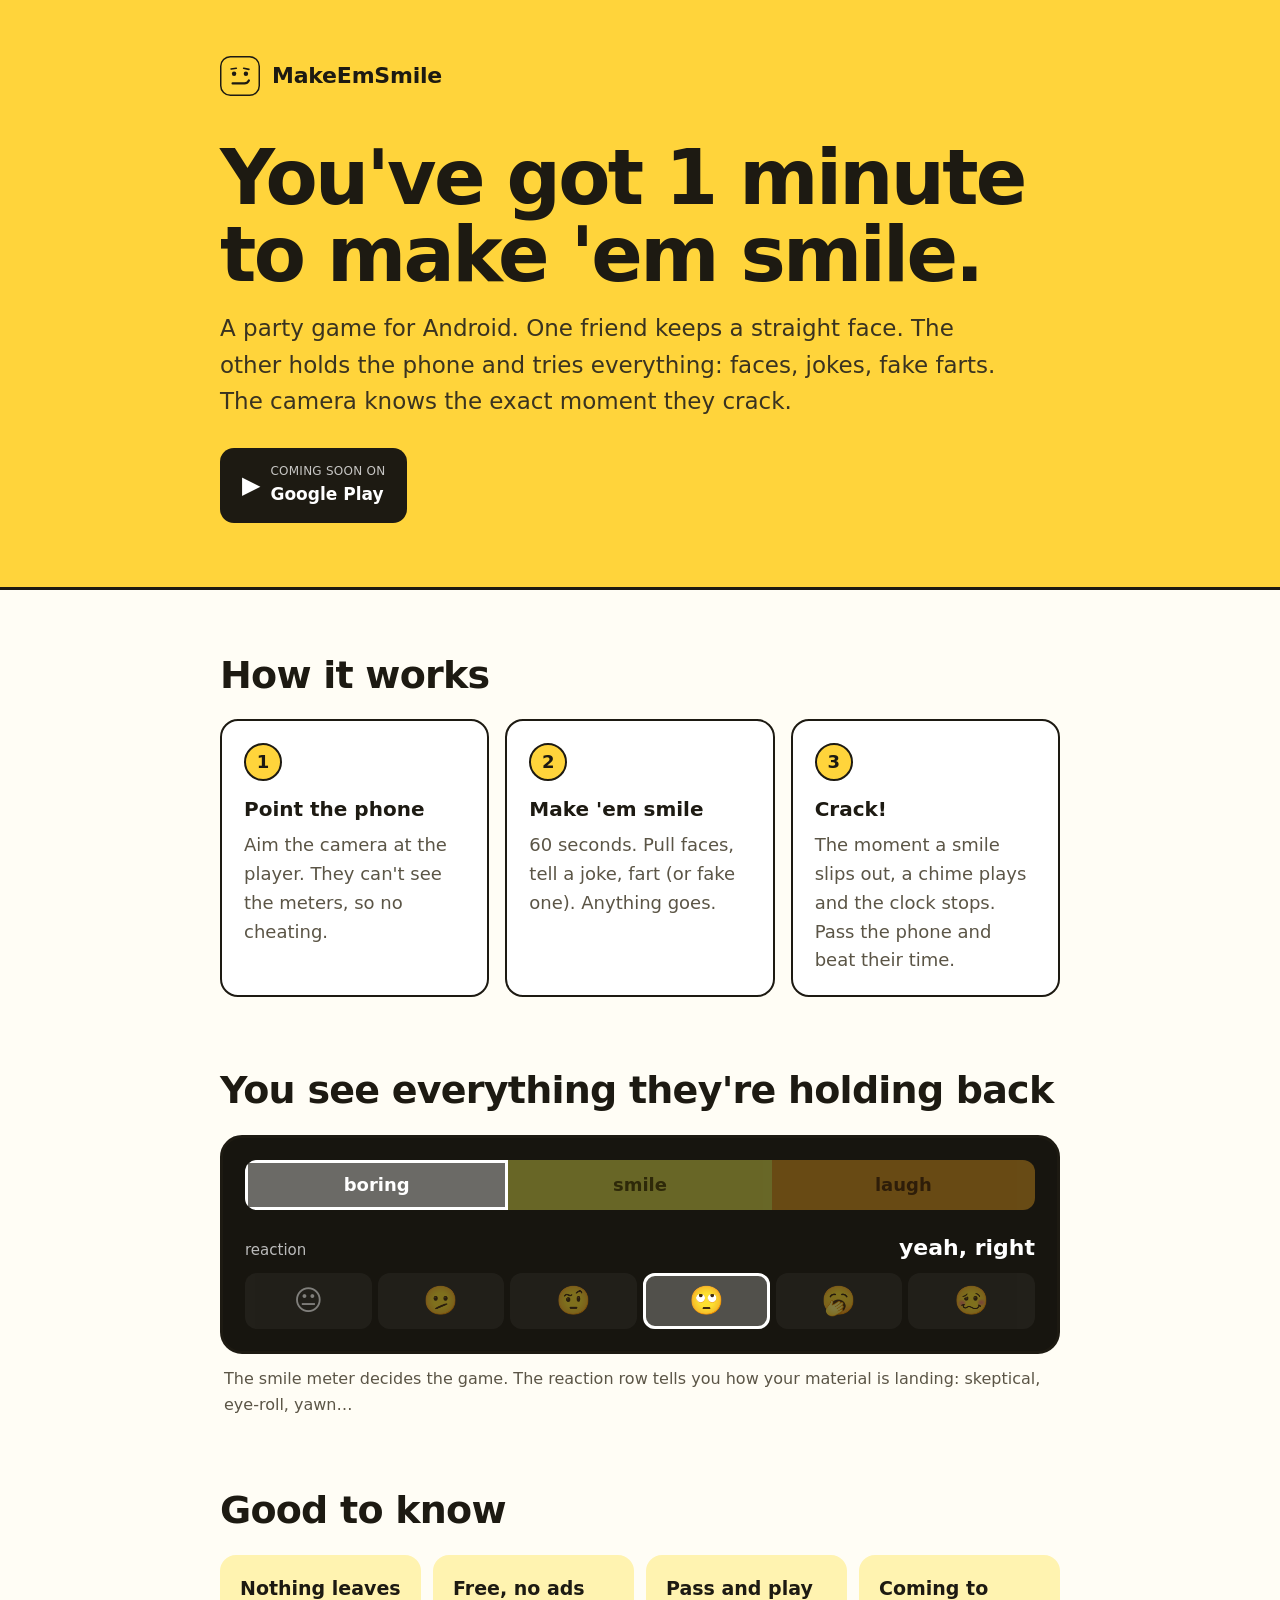
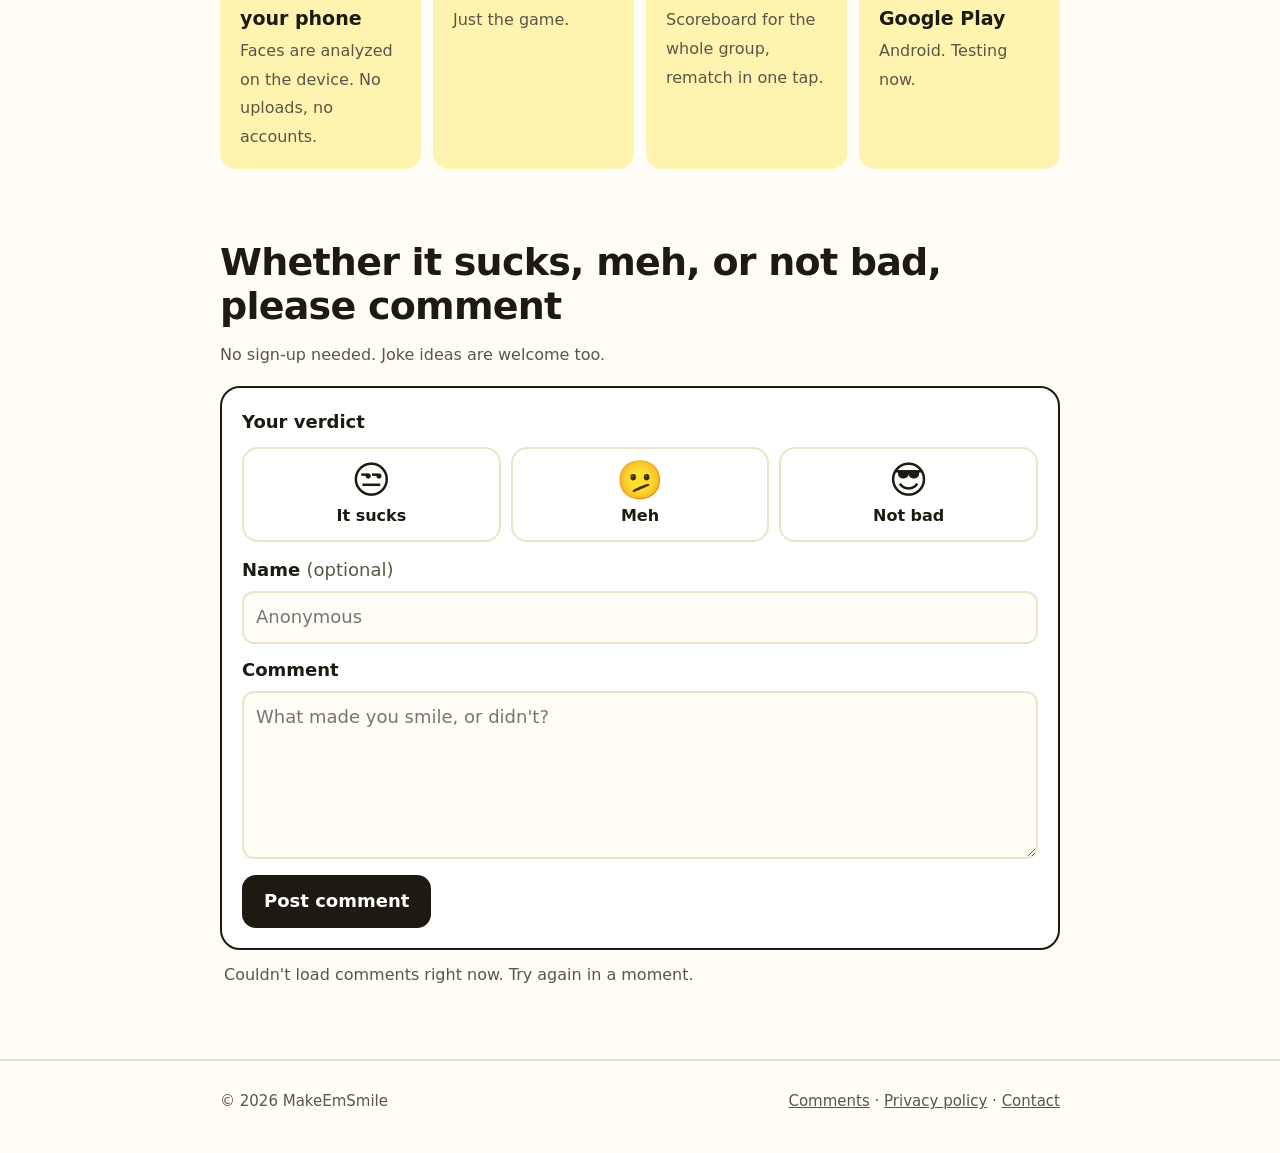
<file: index.html>
<!doctype html>
<html lang="en">
<head>
  <meta charset="utf-8">
  <meta name="viewport" content="width=device-width, initial-scale=1">
  <title>MakeEmSmile: you've got 1 minute to make 'em smile</title>
  <meta name="description" content="A party game for Android. A friend holds the phone and has one minute to make you smile. The camera knows the moment you crack.">
  <meta property="og:title" content="MakeEmSmile">
  <meta property="og:description" content="You've got 1 minute to make 'em smile. The camera knows the moment they crack.">
  <meta property="og:image" content="https://makeemsmile.app/og-image.png">
  <meta property="og:url" content="https://makeemsmile.app/">
  <meta name="twitter:card" content="summary_large_image">
  <meta name="theme-color" content="#ffd43b">
  <link rel="icon" href="/favicon.svg" type="image/svg+xml">
  <link rel="apple-touch-icon" href="/apple-touch-icon.png">
  <link rel="stylesheet" href="/style.css?v=3">
</head>
<body>
  <header class="hero">
    <div class="wrap">
      <a class="logo" href="/"><img class="face" src="/favicon.svg" alt="" width="40" height="40">MakeEmSmile</a>
      <h1>You've got 1 minute to make 'em smile.</h1>
      <p class="lead">A party game for Android. One friend keeps a straight face. The other holds the phone and tries everything: faces, jokes, fake farts. The camera knows the exact moment they crack.</p>
      <a class="badge" href="#get-it"><span class="play">▶</span><span><small>COMING SOON ON</small>Google Play</span></a>
    </div>
  </header>

  <main>
    <section class="wrap">
      <h2>How it works</h2>
      <ol class="steps">
        <li><h3>Point the phone</h3><p>Aim the camera at the player. They can't see the meters, so no cheating.</p></li>
        <li><h3>Make 'em smile</h3><p>60 seconds. Pull faces, tell a joke, fart (or fake one). Anything goes.</p></li>
        <li><h3>Crack!</h3><p>The moment a smile slips out, a chime plays and the clock stops. Pass the phone and beat their time.</p></li>
      </ol>
    </section>

    <section class="wrap">
      <h2>You see everything they're holding back</h2>
      <div class="meter" aria-label="Example of the in-game meters">
        <div class="bar"><span class="b">boring</span><span class="s">smile</span><span class="l">laugh</span></div>
        <div class="react-head"><span>reaction</span><strong>yeah, right</strong></div>
        <div class="emojis">
          <span>😐</span><span>🫤</span><span>🤨</span><span class="on">🙄</span><span>🥱</span><span>🥴</span>
        </div>
      </div>
      <p class="caption">The smile meter decides the game. The reaction row tells you how your material is landing: skeptical, eye-roll, yawn…</p>
    </section>

    <section class="wrap" id="get-it">
      <h2>Good to know</h2>
      <div class="facts">
        <div class="fact"><strong>Nothing leaves your phone</strong><span>Faces are analyzed on the device. No uploads, no accounts.</span></div>
        <div class="fact"><strong>Free, no ads</strong><span>Just the game.</span></div>
        <div class="fact"><strong>Pass and play</strong><span>Scoreboard for the whole group, rematch in one tap.</span></div>
        <div class="fact"><strong>Coming to Google Play</strong><span>Android. Testing now.</span></div>
      </div>
    </section>

    <!-- Comments. The data-api link is the Google Apps Script web app (ends in /exec). -->
    <section class="wrap" id="comments" data-api="https://script.google.com/macros/s/AKfycbzPZczwHnDds8K9BCHc-tvMyIBIgN2KjBHqx41k2qn3F754qS2wrfbFpDPcGqp_otEtnQ/exec">
      <h2>Whether it sucks, meh, or not bad, please comment</h2>
      <p class="caption" style="margin:-8px 0 18px">No sign-up needed. Joke ideas are welcome too.</p>

      <form class="cform" id="cform" novalidate>
        <fieldset class="verdicts">
          <legend>Your verdict</legend>
          <label class="verdict"><input type="radio" name="verdict" value="sucks"><span class="em">😒</span>It sucks</label>
          <label class="verdict"><input type="radio" name="verdict" value="meh"><span class="em">🫤</span>Meh</label>
          <label class="verdict"><input type="radio" name="verdict" value="notbad"><span class="em">😎</span>Not bad</label>
        </fieldset>
        <label class="field">Name <span class="opt">(optional)</span>
          <input type="text" name="name" maxlength="40" autocomplete="nickname" placeholder="Anonymous">
        </label>
        <label class="field">Comment
          <textarea name="comment" maxlength="1000" rows="5" placeholder="What made you smile, or didn't?"></textarea>
        </label>
        <!-- Spam-bot trap: invisible to people, even without the stylesheet. -->
        <div aria-hidden="true" style="position:absolute;left:-9999px;top:auto;width:1px;height:1px;overflow:hidden">
          <input type="text" name="website" tabindex="-1" autocomplete="off">
        </div>
        <div class="form-row">
          <button type="submit" class="send">Post comment</button>
          <span class="msg" id="cmsg" role="status"></span>
        </div>
      </form>

      <div class="tally" id="tally" hidden></div>
      <ol class="clist" id="clist" aria-live="polite"></ol>
      <p class="caption" id="cstate"></p>
    </section>
  </main>

  <footer>
    <div class="wrap">
      <span>© 2026 MakeEmSmile</span>
      <span><a href="/#comments">Comments</a> · <a href="/privacy/">Privacy policy</a> · <a href="mailto:lashasadz@gmail.com">Contact</a></span>
    </div>
  </footer>
  <script src="/comments.js?v=3" defer></script>
</body>
</html>
</file>
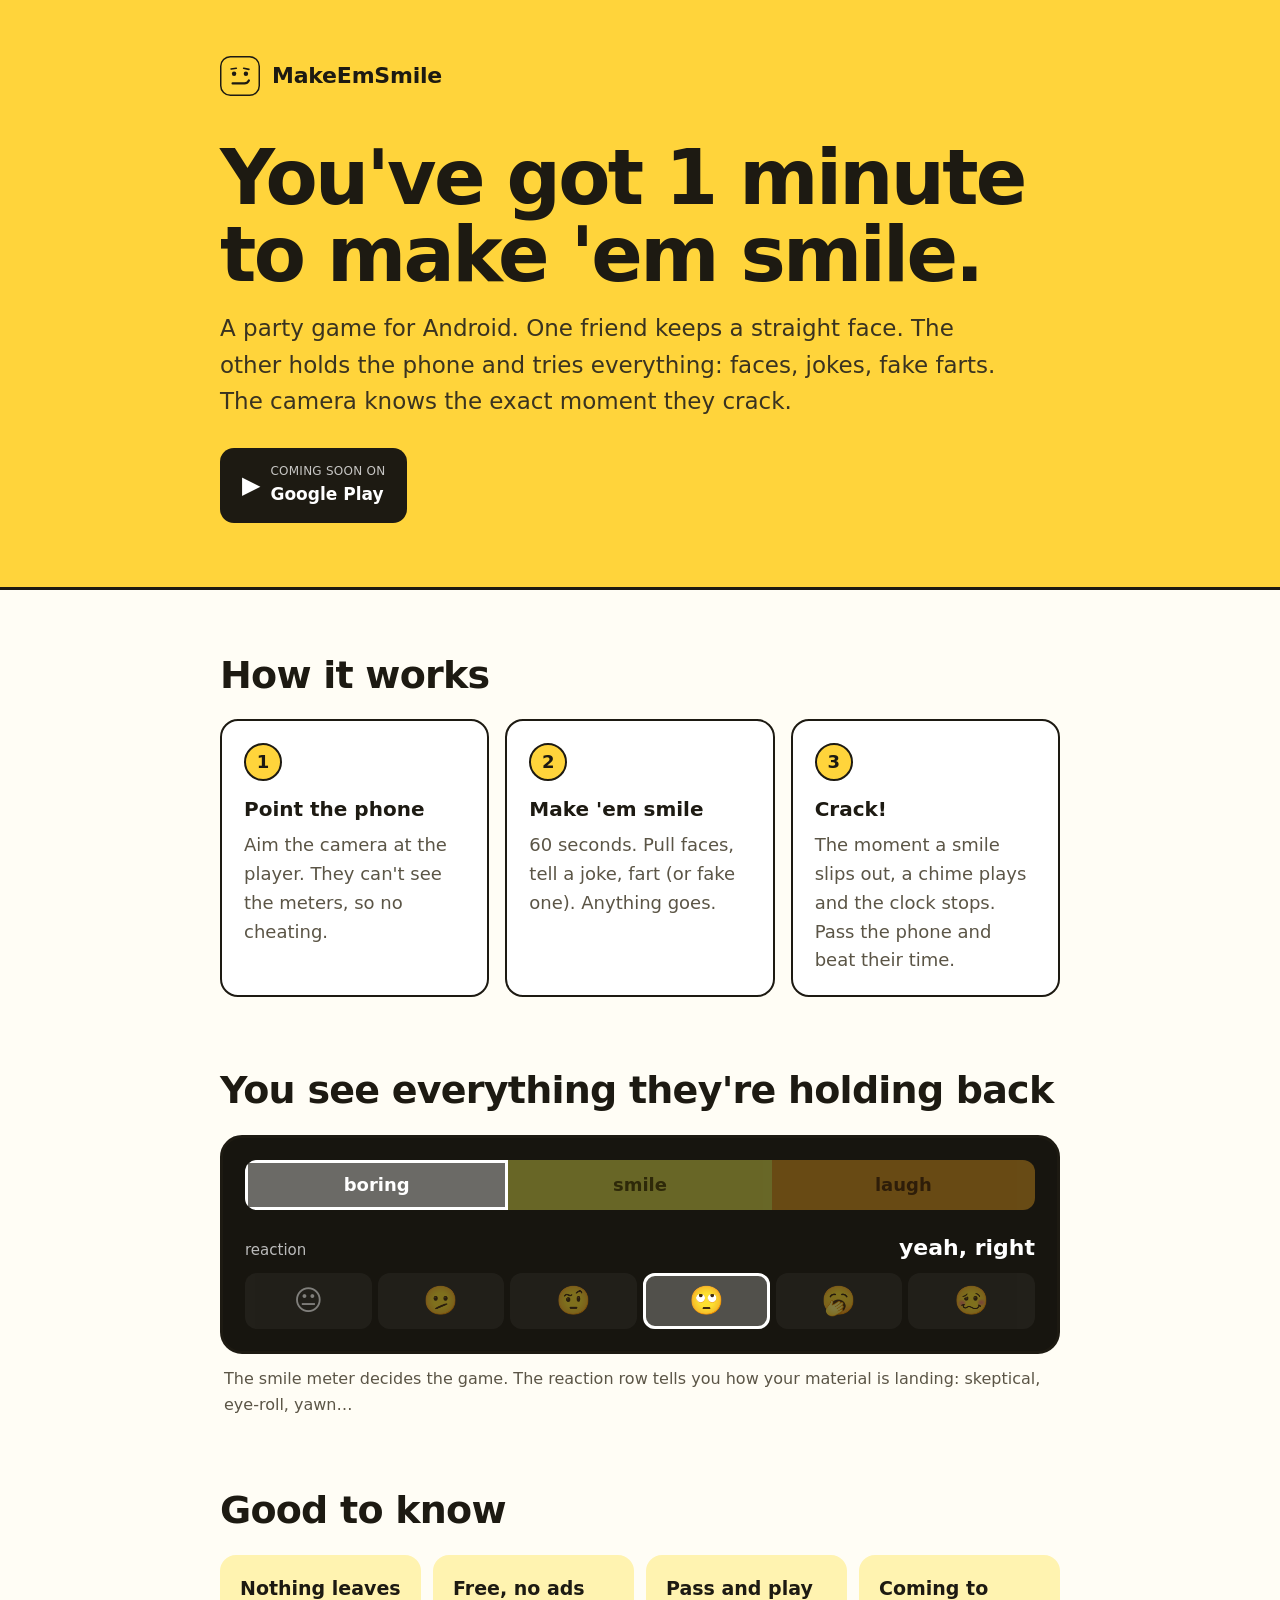
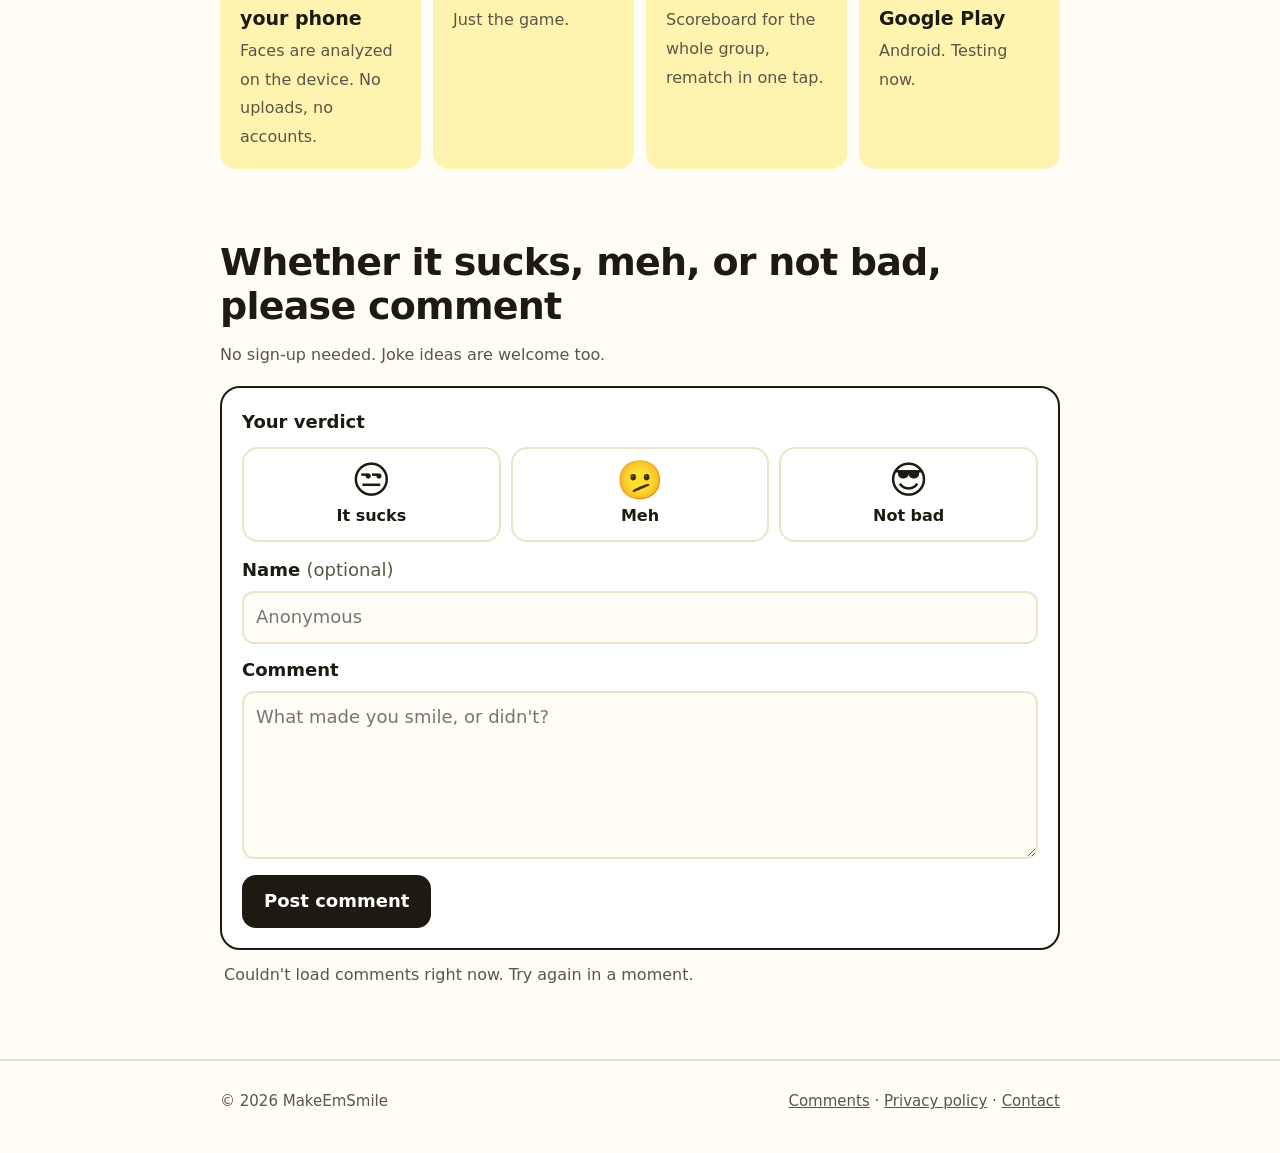
<file: feedback/index.html>
<!doctype html>
<html lang="en">
<head>
  <meta charset="utf-8">
  <meta name="viewport" content="width=device-width, initial-scale=1">
  <title>Comments · MakeEmSmile</title>
  <meta http-equiv="refresh" content="0; url=/#comments">
  <link rel="canonical" href="https://makeemsmile.app/#comments">
  <script>location.replace('/#comments');</script>
</head>
<body>
  <p><a href="/#comments">Go to the comments</a></p>
</body>
</html>
</file>
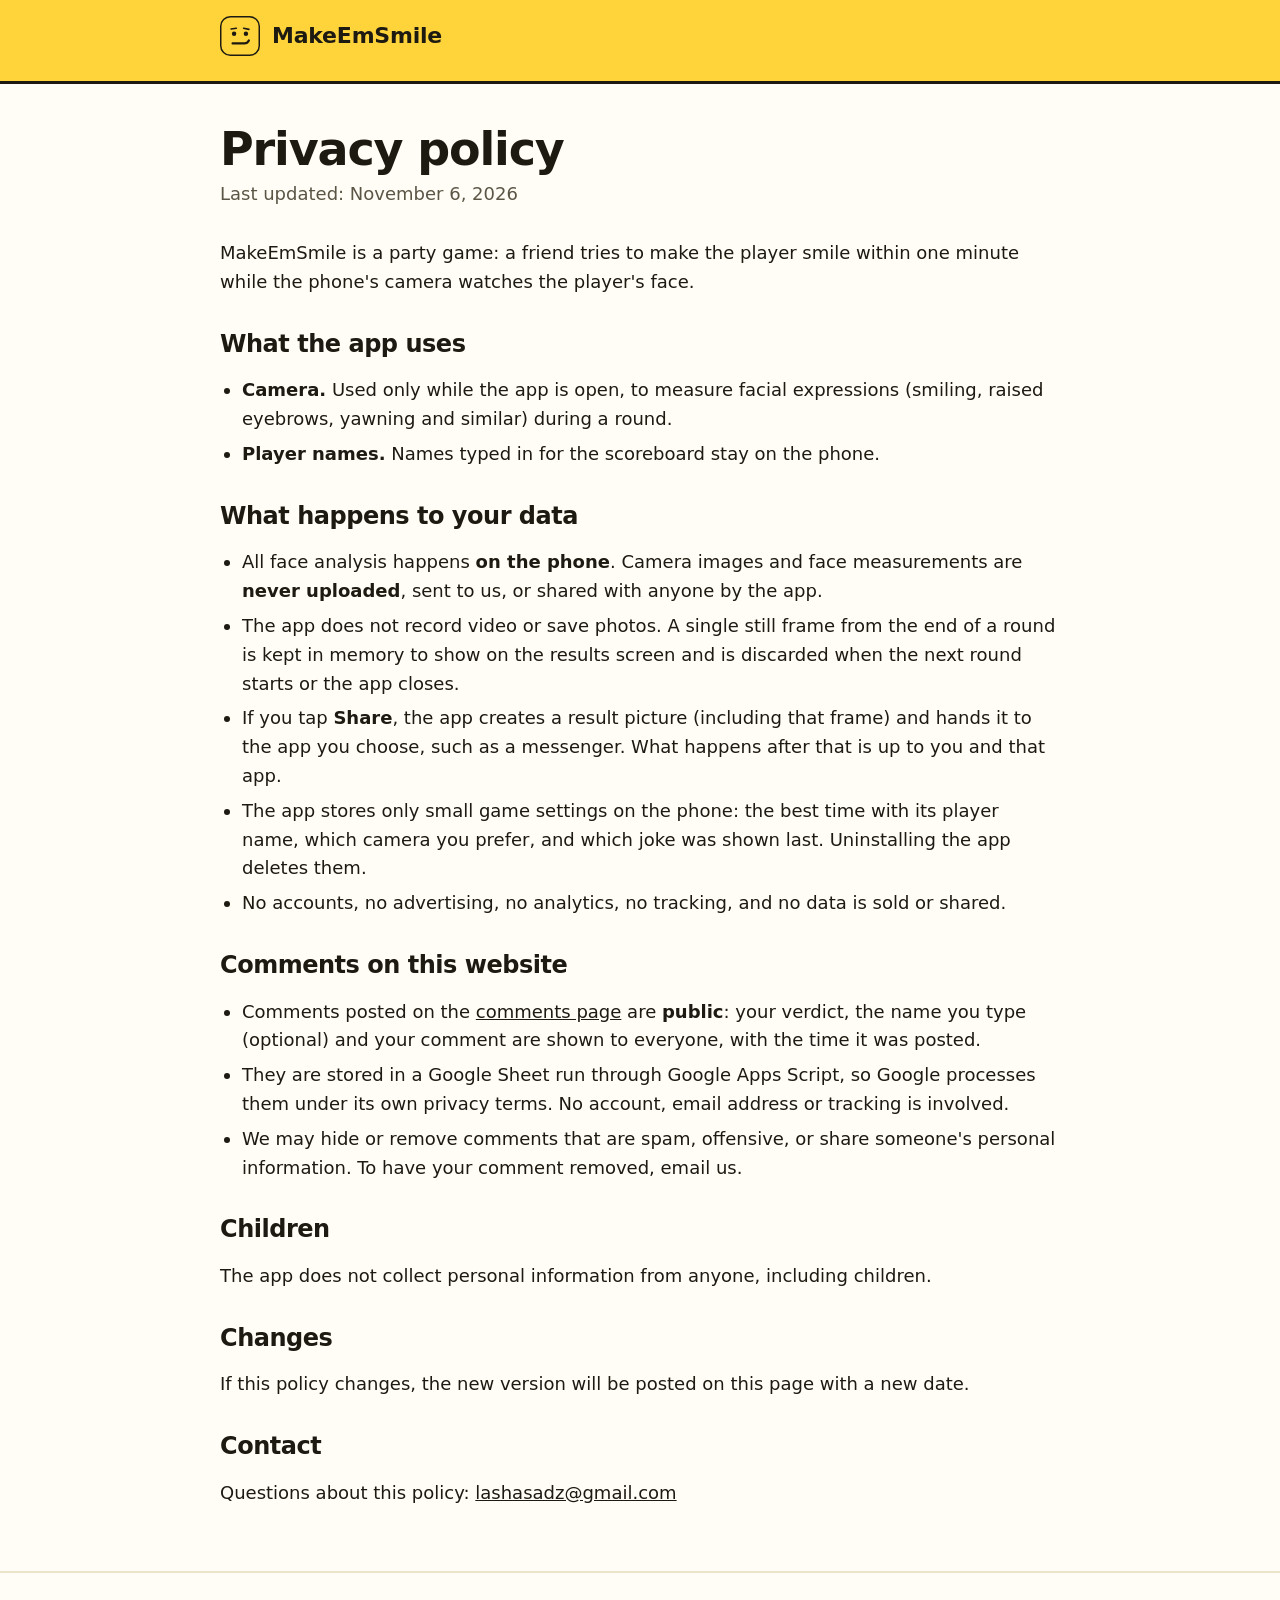
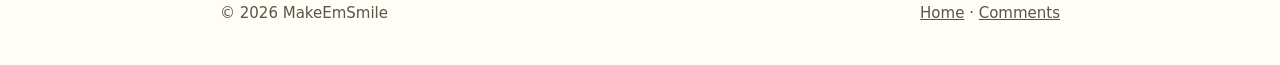
<file: privacy/index.html>
<!doctype html>
<html lang="en">
<head>
  <meta charset="utf-8">
  <meta name="viewport" content="width=device-width, initial-scale=1">
  <title>Privacy policy · MakeEmSmile</title>
  <meta name="description" content="MakeEmSmile privacy policy: all face analysis happens on your phone. Nothing is uploaded.">
  <meta name="theme-color" content="#ffd43b">
  <link rel="icon" href="/favicon.svg" type="image/svg+xml">
  <link rel="apple-touch-icon" href="/apple-touch-icon.png">
  <link rel="stylesheet" href="/style.css?v=3">
</head>
<body>
  <div class="topbar"><div class="wrap"><a class="logo" href="/"><img class="face" src="/favicon.svg" alt="" width="40" height="40">MakeEmSmile</a></div></div>
  <main class="wrap doc">
    <h1>Privacy policy</h1>
    <p class="updated">Last updated: November 6, 2026</p>

    <p>MakeEmSmile is a party game: a friend tries to make the player smile within one minute while the phone's camera watches the player's face.</p>

    <h2>What the app uses</h2>
    <ul>
      <li><strong>Camera.</strong> Used only while the app is open, to measure facial expressions (smiling, raised eyebrows, yawning and similar) during a round.</li>
      <li><strong>Player names.</strong> Names typed in for the scoreboard stay on the phone.</li>
    </ul>

    <h2>What happens to your data</h2>
    <ul>
      <li>All face analysis happens <strong>on the phone</strong>. Camera images and face measurements are <strong>never uploaded</strong>, sent to us, or shared with anyone by the app.</li>
      <li>The app does not record video or save photos. A single still frame from the end of a round is kept in memory to show on the results screen and is discarded when the next round starts or the app closes.</li>
      <li>If you tap <strong>Share</strong>, the app creates a result picture (including that frame) and hands it to the app you choose, such as a messenger. What happens after that is up to you and that app.</li>
      <li>The app stores only small game settings on the phone: the best time with its player name, which camera you prefer, and which joke was shown last. Uninstalling the app deletes them.</li>
      <li>No accounts, no advertising, no analytics, no tracking, and no data is sold or shared.</li>
    </ul>

    <h2>Comments on this website</h2>
    <ul>
      <li>Comments posted on the <a href="/#comments">comments page</a> are <strong>public</strong>: your verdict, the name you type (optional) and your comment are shown to everyone, with the time it was posted.</li>
      <li>They are stored in a Google Sheet run through Google Apps Script, so Google processes them under its own privacy terms. No account, email address or tracking is involved.</li>
      <li>We may hide or remove comments that are spam, offensive, or share someone's personal information. To have your comment removed, email us.</li>
    </ul>

    <h2>Children</h2>
    <p>The app does not collect personal information from anyone, including children.</p>

    <h2>Changes</h2>
    <p>If this policy changes, the new version will be posted on this page with a new date.</p>

    <h2>Contact</h2>
    <p>Questions about this policy: <a href="mailto:lashasadz@gmail.com">lashasadz@gmail.com</a></p>
  </main>
  <footer><div class="wrap"><span>© 2026 MakeEmSmile</span><span><a href="/">Home</a> · <a href="/#comments">Comments</a></span></div></footer>
</body>
</html>
</file>
<file: style.css>
:root {
  --yellow: #ffd43b;
  --yellow-soft: #fff3b0;
  --ink: #1d1a12;
  --ink-soft: #5b5546;
  --paper: #fffdf5;
  --card: #ffffff;
  --line: #ece4c8;
}
* { box-sizing: border-box; }
html { -webkit-text-size-adjust: 100%; }
body {
  margin: 0;
  background: var(--paper);
  color: var(--ink);
  font: 18px/1.6 system-ui, -apple-system, "Segoe UI", Roboto, "Helvetica Neue", Arial, sans-serif;
}
a { color: inherit; }
.wrap { max-width: 880px; margin: 0 auto; padding: 0 20px; }

/* Hero */
.hero { background: var(--yellow); padding: 56px 0 64px; border-bottom: 3px solid var(--ink); }
.logo { display: inline-flex; align-items: center; gap: 12px; font-weight: 800; font-size: 22px; letter-spacing: -0.01em; text-decoration: none; }
.logo .face { width: 40px; height: 40px; display: block; }
.hero h1 { font-size: clamp(40px, 9vw, 76px); line-height: 1.02; letter-spacing: -0.035em; margin: 34px 0 16px; font-weight: 850; }
.hero p.lead { font-size: clamp(19px, 3.2vw, 23px); max-width: 34em; margin: 0 0 28px; color: #3a3320; }
.badge {
  display: inline-flex; align-items: center; gap: 10px;
  background: var(--ink); color: #fff; text-decoration: none;
  padding: 14px 22px; border-radius: 14px; font-weight: 700; font-size: 17px;
}
.badge small { display: block; font-weight: 500; font-size: 12px; opacity: .75; letter-spacing: .02em; }
.badge .play { font-size: 24px; }

/* Sections */
section.wrap { padding-top: 64px; padding-bottom: 8px; }
h2 { font-size: clamp(28px, 5vw, 38px); letter-spacing: -0.02em; margin: 0 0 22px; line-height: 1.15; }
.steps { display: grid; grid-template-columns: repeat(auto-fit, minmax(230px, 1fr)); gap: 16px; padding: 0; margin: 0; list-style: none; counter-reset: step; }
.steps li { background: var(--card); border: 2px solid var(--ink); border-radius: 18px; padding: 22px 22px 20px; counter-increment: step; }
.steps li::before {
  content: counter(step); display: inline-grid; place-items: center;
  width: 34px; height: 34px; border-radius: 50%; background: var(--yellow); border: 2px solid var(--ink);
  font-weight: 800; margin-bottom: 12px;
}
.steps h3 { margin: 0 0 6px; font-size: 20px; }
.steps p { margin: 0; color: var(--ink-soft); }

/* Meter demo */
.meter { background: #17150f; color: #fff; border-radius: 22px; padding: 22px; border: 3px solid var(--ink); }
.bar { display: grid; grid-template-columns: 1fr 1fr 1fr; border-radius: 12px; overflow: hidden; height: 50px; font-weight: 800; font-size: 18px; }
.bar span { display: grid; place-items: center; }
.bar .b { background: #6b6a66; outline: 3px solid #fff; outline-offset: -3px; }
.bar .s { background: #ffff54; color: #5a5000; opacity: .35; }
.bar .l { background: #ffb020; color: #5a3000; opacity: .35; }
.react-head { display: flex; justify-content: space-between; align-items: baseline; margin: 20px 0 8px; }
.react-head span { color: #bbb; font-size: 15px; }
.react-head strong { font-size: 22px; }
.emojis { display: grid; grid-template-columns: repeat(6, 1fr); gap: 6px; }
.emojis span { display: grid; place-items: center; height: 56px; border-radius: 12px; background: rgba(255,255,255,.1); font-size: 28px; opacity: .45; }
.emojis span.on { opacity: 1; background: rgba(255,255,255,.25); outline: 3px solid #fff; outline-offset: -3px; }
.caption { color: var(--ink-soft); font-size: 16px; margin: 12px 4px 0; }

/* Facts */
.facts { display: grid; grid-template-columns: repeat(auto-fit, minmax(200px, 1fr)); gap: 12px; }
.fact { background: var(--yellow-soft); border-radius: 16px; padding: 18px 20px; }
.fact strong { display: block; font-size: 19px; margin-bottom: 2px; }
.fact span { color: var(--ink-soft); font-size: 16px; }

footer { margin-top: 64px; padding: 28px 0 40px; border-top: 2px solid var(--line); color: var(--ink-soft); font-size: 15px; }
footer .wrap { display: flex; flex-wrap: wrap; gap: 8px 24px; justify-content: space-between; }

/* Privacy page */
.doc { padding-top: 40px; }
.doc h1 { font-size: clamp(32px, 6vw, 46px); letter-spacing: -0.025em; line-height: 1.1; margin: 0 0 6px; }
.doc .updated { color: var(--ink-soft); margin: 0 0 30px; }
.doc h2 { font-size: 24px; margin: 34px 0 10px; }
.doc ul { padding-left: 22px; }
.doc li { margin: 6px 0; }
.topbar { background: var(--yellow); border-bottom: 3px solid var(--ink); padding: 16px 0; }

@media (max-width: 480px) {
  body { font-size: 17px; }
  .hero { padding: 40px 0 48px; }
  .emojis span { height: 48px; font-size: 24px; }
  .bar { font-size: 16px; height: 46px; }
}

/* Comments page */
.cform { position: relative; background: var(--card); border: 2px solid var(--ink); border-radius: 20px; padding: 20px; }
.verdicts { border: 0; padding: 0; margin: 0 0 14px; display: grid; grid-template-columns: repeat(3, 1fr); gap: 10px; }
.verdicts legend { font-weight: 700; margin-bottom: 10px; padding: 0; }
.verdict {
  position: relative; display: flex; flex-direction: column; align-items: center; gap: 4px;
  border: 2px solid var(--line); border-radius: 16px; padding: 12px 4px; cursor: pointer;
  font-weight: 700; font-size: 16px; text-align: center;
}
.verdict .em { font-size: 38px; line-height: 1; }
.verdict input { position: absolute; opacity: 0; pointer-events: none; }
.verdict:has(input:checked) { border-color: var(--ink); background: var(--yellow); }
.verdict:has(input:focus-visible) { outline: 3px solid var(--ink); outline-offset: 2px; }
.field { display: block; font-weight: 700; margin-top: 12px; }
.field .opt { font-weight: 400; color: var(--ink-soft); }
.field input, .field textarea {
  display: block; width: 100%; margin-top: 6px; font: inherit; font-weight: 400; color: var(--ink);
  border: 2px solid var(--line); border-radius: 12px; padding: 10px 12px; background: var(--paper);
}
.field input:focus, .field textarea:focus { outline: none; border-color: var(--ink); }
.field textarea { resize: vertical; min-height: 110px; }
.trap { position: absolute; left: -9999px; width: 1px; height: 1px; overflow: hidden; }
.form-row { display: flex; flex-wrap: wrap; align-items: center; gap: 10px 16px; margin-top: 16px; }
.send {
  font: inherit; font-weight: 800; background: var(--ink); color: #fff; border: 0;
  border-radius: 14px; padding: 12px 22px; cursor: pointer;
}
.send:disabled { opacity: .6; cursor: default; }
.msg { font-size: 16px; }
.msg.err { color: #b42318; }
.msg.ok { color: #1a7f37; }
.tally { margin: 28px 0 4px; font-size: 20px; font-weight: 700; white-space: pre; }
.clist { list-style: none; padding: 0; margin: 12px 0 0; }
.citem { display: flex; gap: 14px; padding: 16px 0; border-bottom: 2px solid var(--line); }
.cem { font-size: 34px; line-height: 1.1; flex: none; }
.cbody { min-width: 0; }
.chead { display: flex; flex-wrap: wrap; gap: 4px 10px; align-items: baseline; }
.cwhen { color: var(--ink-soft); font-size: 14px; }
.cbody p { margin: 4px 0 0; white-space: pre-wrap; overflow-wrap: anywhere; }
html { scroll-behavior: smooth; }
</file>
